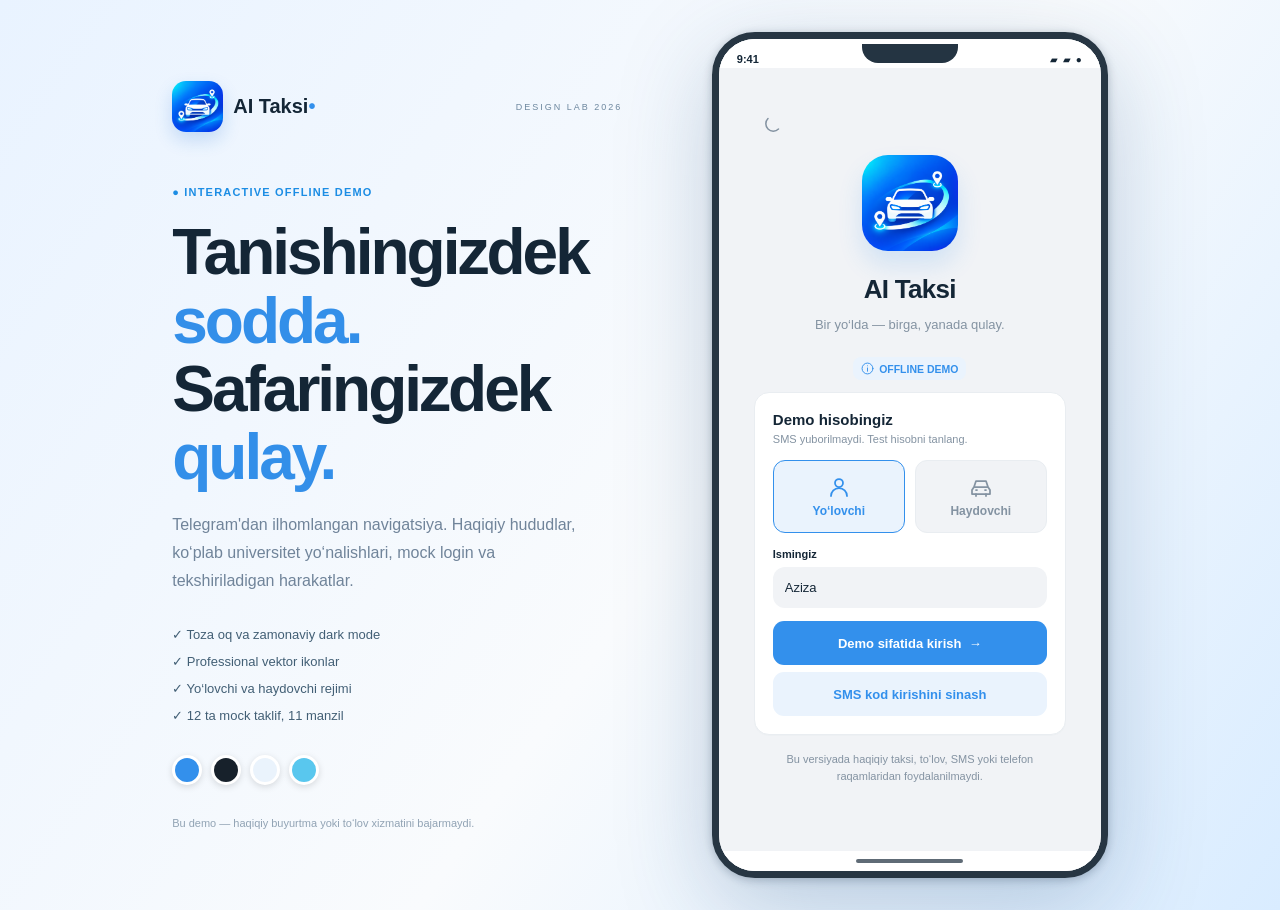
<file: preview/index.html>
<!doctype html>
<html lang="uz">
<head>
  <meta charset="utf-8" />
  <meta name="viewport" content="width=device-width, initial-scale=1,viewport-fit=cover" />
  <title>AI Taksi — Telegram-style Mobile Demo</title>
  <link rel="icon" type="image/png" href="assets/ai_taksi_icon_full.png" />
  <link rel="stylesheet" href="style.css" />
</head>
<body>
  <div class="studio">
    <aside class="desktop-intro">
      <div class="wordmark"><img src="assets/ai_taksi_icon_full.png" alt="AI Taksi icon"><strong>AI Taksi<span>•</span></strong><small>DESIGN LAB 2026</small></div>
      <div class="pill-blue">● INTERACTIVE OFFLINE DEMO</div>
      <h1>Tanishingizdek<br><span>sodda. </span><br>Safaringizdek<br><span>qulay.</span></h1>
      <p>Telegram'dan ilhomlangan navigatsiya. Haqiqiy hududlar, ko‘plab universitet yo‘nalishlari, mock login va tekshiriladigan harakatlar.</p>
      <div class="desktop-highlights"><div>✓ Toza oq va zamonaviy dark mode</div><div>✓ Professional vektor ikonlar</div><div>✓ Yo‘lovchi va haydovchi rejimi</div><div>✓ 12 ta mock taklif, 11 manzil</div></div>
      <div class="palette"><span style="background:#3390EC"></span><span style="background:#17212B"></span><span style="background:#EAF3FC"></span><span style="background:#59C7EE"></span></div>
      <div class="disclaimer">Bu demo — haqiqiy buyurtma yoki to‘lov xizmatini bajarmaydi.</div>
    </aside>
    <div class="phone" id="phone"><div id="app"></div></div>
  </div>
  <script src="app.js"></script>
</body>
</html>
</file>
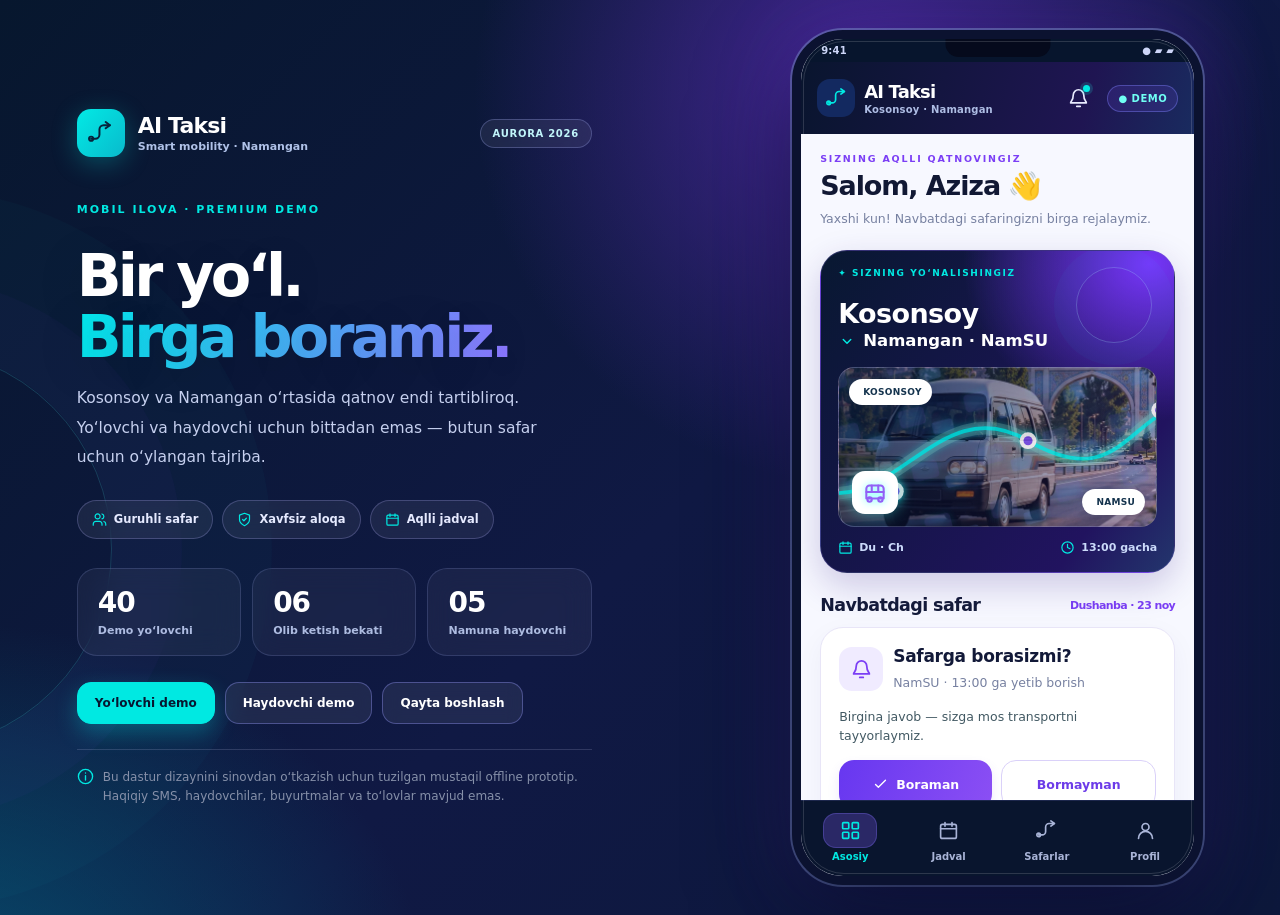
<file: preview/aurora_legacy.html>
<!DOCTYPE html>
<html lang="uz">
<head>
<meta charset="UTF-8">
<meta name="viewport" content="width=device-width, initial-scale=1, viewport-fit=cover">
<meta name="color-scheme" content="light">
<title>AI Taksi · Aurora Neon Design Studio</title>
<style>
:root{--ink:#102d36;--ink2:#36515a;--green:#087f73;--darkgreen:#055c57;--mint:#e5f5ef;--bg:#f5f7f6;--line:#e6ece9;--muted:#748a90;--gold:#f2ba69;--white:#fff;--shadow:0 12px 34px #092c2910}
*{box-sizing:border-box}html,body{margin:0;min-height:100%;color:var(--ink);font-family:Inter,-apple-system,BlinkMacSystemFont,"Segoe UI",Roboto,Arial,sans-serif;-webkit-font-smoothing:antialiased}body{background:radial-gradient(ellipse 500px 450px at 13% 20%,#dbf4ec 0,transparent 85%),radial-gradient(ellipse 610px 490px at 94% 10%,#fcefd7 0,transparent 80%),#eef1f0}button,input,select{font:inherit}button{cursor:pointer}button:disabled{cursor:not-allowed;opacity:.45}button:focus-visible,input:focus-visible,select:focus-visible{outline:3px solid #56b9a9;outline-offset:2px}button{transition:transform .13s ease,background .16s ease}button:active{transform:scale(.98)}
.layout{min-height:100vh;max-width:1240px;margin:auto;display:flex;align-items:center;justify-content:space-between;gap:65px;padding:26px 52px}.story{width:min(510px,45vw);flex:none}.brandline{display:flex;align-items:center;gap:13px}.logo{width:48px;height:48px;border-radius:15px;display:grid;place-items:center;background:var(--green);color:white;box-shadow:0 8px 20px #087f7333}.logo svg{width:25px;height:25px}.brandname{font-weight:900;font-size:22px;letter-spacing:-.9px}.brandcap{font-size:11px;color:var(--muted);font-weight:650;margin-top:2px}.edition{margin-left:auto;border:1px solid #c7dfd9;background:#ffffff9a;border-radius:100px;padding:8px 12px;color:var(--green);font-size:10px;font-weight:900;letter-spacing:.7px}.eyebrow{color:var(--green);font-size:11px;font-weight:900;letter-spacing:2px;text-transform:uppercase}.story h1{font-size:clamp(40px,4.4vw,68px);line-height:1.03;letter-spacing:-3.1px;font-weight:900;margin:24px 0 17px}.story h1 em{font-style:normal;color:var(--green)}.description{max-width:470px;color:#536d71;line-height:1.7;font-size:16px}.story .features{display:flex;gap:9px;flex-wrap:wrap;margin:27px 0 29px}.feature-pill{border:1px solid #cfe3de;background:#fffd;border-radius:999px;font-size:12px;color:#315956;padding:10px 12px;font-weight:800;display:inline-flex;gap:7px;align-items:center}.feature-pill svg{width:15px;height:15px;color:var(--green)}.story-metrics{display:grid;grid-template-columns:repeat(3,1fr);gap:11px}.story-metric{padding:17px 14px;border:1px solid #deebe7;border-radius:20px;background:#ffffffab}.story-metric strong{display:block;font-size:26px;letter-spacing:-1px;font-weight:900}.story-metric small{font-size:11px;color:var(--muted);font-weight:650}.note{display:flex;align-items:flex-start;gap:9px;margin-top:25px;padding-top:18px;border-top:1px solid #dce9e4;font-size:12px;color:#657a80;line-height:1.6}.note svg{width:17px;height:17px;flex:none;color:var(--green)}.story-links{margin-top:26px;display:flex;gap:10px;flex-wrap:wrap}.story-switch{border:1px solid #cbe0db;background:white;border-radius:14px;padding:11px 15px;font-size:12px;color:var(--green);font-weight:850}.story-switch.primary{background:var(--ink);border-color:var(--ink);color:white}
.phone-frame{width:407px;height:min(865px,95vh);min-height:680px;flex:none;border:9px solid #17313a;border-radius:49px;background:var(--bg);box-shadow:0 33px 100px #14333d38,0 0 0 2px #c6d6d2,0 9px 32px #122f3833;overflow:hidden;display:flex;flex-direction:column;position:relative}.phone-notch{height:23px;flex:none;position:relative;padding:6px 20px 0;display:flex;align-items:flex-start;justify-content:space-between;color:#24383e;font-size:10px;font-weight:850;letter-spacing:.2px}.phone-notch:before{content:'';position:absolute;top:0;left:50%;transform:translateX(-50%);width:105px;height:18px;background:#17313a;border-radius:0 0 13px 13px}.status-right{display:flex;gap:4px}.phone-top{height:69px;flex:none;display:flex;align-items:center;gap:9px;padding:9px 18px;border-bottom:1px solid #e6ebea44}.phone-top .logo{width:38px;height:38px;border-radius:13px;box-shadow:none}.phone-top .logo svg{width:21px}.phone-top .brandname{font-size:17px}.phone-top .brandcap{font-size:10px}.round-btn{width:39px;height:39px;border-radius:50%;border:none;display:grid;place-items:center;color:var(--ink);background:transparent;position:relative}.round-btn:hover{background:#e7eeeb}.round-btn svg{height:21px;width:21px}.dot{width:7px;height:7px;background:#e9a153;border-radius:50%;position:absolute;right:8px;top:6px}.demo-badge{border:0;background:#fff0cc;color:#96651c;border-radius:100px;padding:7px 9px;font-size:10px;font-weight:900;letter-spacing:.5px}.content{padding:15px 18px 29px;overflow-y:auto;scrollbar-width:thin;scrollbar-color:#c8dcd7 transparent;flex:1}.bottom{height:74px;flex:none;background:white;border-top:1px solid var(--line);display:grid;grid-template-columns:repeat(4,1fr);align-items:center;padding-bottom:3px}.bottom button{background:transparent;border:0;display:flex;flex-direction:column;align-items:center;justify-content:center;gap:5px;color:#819298;font-size:10px;font-weight:800;height:63px}.bottom button svg{width:21px;height:21px}.bottom button.active{color:var(--green)}.bottom button.active .nav-icon{background:var(--mint)}.nav-icon{width:54px;height:35px;border-radius:100px;display:grid;place-items:center}.back{background:none;border:none;padding:3px 8px 3px 0;display:inline-flex;color:var(--green);align-items:center;gap:6px;font-size:12px;font-weight:900}
.kicker{font-size:10px;letter-spacing:1.6px;color:var(--green);font-weight:900;text-transform:uppercase;margin-bottom:6px}.title{font-size:27px;font-weight:900;letter-spacing:-.95px;line-height:1.13;margin:0}.subtitle{font-size:12.5px;color:var(--muted);line-height:1.55;margin-top:7px}.section{display:flex;align-items:center;gap:8px;margin:21px 0 12px;font-weight:900;font-size:18px;letter-spacing:-.3px}.section .right{margin-left:auto;font-size:11px;font-weight:850;color:var(--green)}.card{background:white;border:1px solid var(--line);border-radius:23px;padding:18px;box-shadow:0 7px 19px #0d39350a}.card + .card{margin-top:10px}.darkhero{background:linear-gradient(125deg,#102d38 5%,#10534e 100%);border-radius:25px;padding:17px;color:white;overflow:hidden}.darkhero .kicker{color:#a7e0d0}.darkhero .routefrom{font-size:25px;font-weight:900;letter-spacing:-.6px;margin:16px 0 2px}.darkhero .routeto{font-size:17px;font-weight:800;display:flex;align-items:center;gap:7px;margin-bottom:16px}.darkhero .routeto svg{color:#80dbc6;height:18px;width:18px}.darkhero .routebottom{display:flex;align-items:center;justify-content:space-between;margin-top:12px;font-size:11px;color:#e2faf3;font-weight:750}.routebottom span{display:flex;align-items:center;gap:6px}.routebottom svg{width:15px;height:15px;color:#9edccd}.map{height:147px;border-radius:16px;position:relative;overflow:hidden;background:linear-gradient(135deg,#d9f3e7,#add9d2)}.map.dark{background:linear-gradient(135deg,#195b5a,#0e3c44)}.map > svg{width:100%;height:100%;display:block}.mapbadge{position:absolute;top:11px;left:10px;font-size:9px;font-weight:900;color:var(--green);background:white;border-radius:100px;padding:8px 10px;display:flex;align-items:center;gap:4px}.mapbadge.right{top:auto;left:auto;right:11px;bottom:11px}.minivan{position:absolute;bottom:12px;left:13px;height:43px;width:46px;display:grid;place-items:center;background:white;color:var(--green);box-shadow:0 5px 15px #11464133;border-radius:13px}.minivan svg{width:26px;height:26px}.pill{display:inline-flex;align-items:center;gap:5px;background:var(--mint);color:var(--green);border-radius:100px;padding:8px 10px;font-size:10px;font-weight:900;letter-spacing:.2px}.pill svg{height:13px;width:13px}.pill.gold{background:#fff0d0;color:#916117}.pill.white{background:#fff;color:var(--green)}.muted{color:var(--muted)}.bold{font-weight:900}.small{font-size:11px}.row{display:flex;align-items:center;gap:10px}.grow{flex:1;min-width:0}.iconbox{width:44px;height:44px;border-radius:14px;background:var(--mint);color:var(--green);display:grid;place-items:center;flex:none}.iconbox svg{height:21px;width:21px}.cardtitle{font-weight:900;font-size:17px;letter-spacing:-.3px}.btn-row{display:flex;gap:9px;margin-top:15px}.btn{border:0;border-radius:15px;min-height:49px;background:var(--green);color:white;font-weight:850;font-size:12.5px;padding:12px 16px;flex:1;display:inline-flex;align-items:center;gap:7px;justify-content:center}.btn svg{width:17px;height:17px}.btn.outline{background:white;border:1px solid #c6ded6;color:var(--green)}.btn.ghost{background:var(--mint);color:var(--green)}.btn.full{width:100%;margin-top:14px}.btn.link{background:none;color:var(--green);padding:10px;min-height:36px}.mini-grid{display:grid;grid-template-columns:1fr 1fr;gap:9px}.minicard{background:white;border:1px solid var(--line);border-radius:20px;padding:15px;min-height:132px}.minicard strong{font-weight:900;font-size:14px;display:block;margin-top:12px}.minicard p{font-size:11px;color:var(--muted);margin:5px 0 0}.disclaimer{display:flex;align-items:flex-start;gap:7px;color:#819398;font-size:10px;line-height:1.5;margin-top:19px}.disclaimer svg{width:15px;height:15px;flex:none}.notice{background:#ecf7f2;border-radius:16px;color:#315951;line-height:1.5;font-size:11px;padding:13px;display:flex;gap:9px}.notice svg{width:20px;height:20px;flex:none;color:var(--green)}.line{display:flex;align-items:center;gap:12px;padding:10px 0}.line + .line{border-top:1px solid var(--line)}.line .lefticon{width:39px;height:39px;border-radius:12px;display:grid;place-items:center;background:var(--mint);color:var(--green);font-size:12px;font-weight:900}.line .lefticon svg{width:18px;height:18px}.line b{font-size:12.5px}.line small{display:block;color:var(--muted);font-size:11px;margin-top:3px}.line .trailing{font-size:12px;font-weight:850}.detail{display:flex;align-items:center;gap:9px;padding:10px 0;font-size:12px}.detail svg{height:17px;width:17px;color:var(--green)}.detail .label{color:var(--muted);flex:1}.detail .value{font-weight:850}.divider{border:0;border-top:1px solid var(--line);margin:16px 0}.price-large{font-size:23px;font-weight:900;color:var(--green);letter-spacing:-.7px}.stars{display:flex;justify-content:center;gap:6px;margin:14px 0}.stars button{border:0;background:transparent;color:#cad1d0;font-size:32px;padding:0 3px;line-height:1.2}.stars button.on{color:#efb55c}.field{width:100%;min-height:48px;border:1px solid #e0eae7;background:#fff;border-radius:15px;padding:12px 13px;color:var(--ink);font-size:13px}.field:focus{outline:2px solid #b2ddd3;border-color:var(--green)}.fieldlabel{display:block;font-size:12px;font-weight:850;margin:18px 0 9px}.days{display:flex;gap:6px;flex-wrap:wrap}.day{border-radius:12px;border:1px solid #dbe8e4;background:#f8faf9;color:var(--ink);font-weight:850;width:39px;height:40px;font-size:12px}.day.selected{border-color:var(--green);background:var(--mint);color:var(--green)}.two-choices{display:flex;gap:9px}.two-choices button{flex:1;min-height:46px;padding:8px;border-radius:13px;border:1px solid #dde8e4;background:white;color:var(--ink);font-size:12px;font-weight:800}.two-choices .selected{border-color:var(--green);background:var(--mint);color:var(--green)}.metric-row{display:grid;grid-template-columns:1fr 1fr;gap:10px}.metric{border:1px solid var(--line);border-radius:20px;background:white;padding:15px}.metric strong{display:block;font-size:23px;font-weight:900;margin:10px 0 3px}.metric small{font-size:11px;color:var(--muted)}.metric .iconbox{width:35px;height:35px;border-radius:11px}.metric .iconbox svg{width:18px;height:18px}.earning{color:white;background:linear-gradient(125deg,#102e39,#126158);border-radius:24px;padding:20px}.earning .eyebrow{color:#b5e1d7}.earning .money{font-size:30px;font-weight:900;letter-spacing:-1px;margin:12px 0 8px}.earning .growth{background:#2a7168;color:#c8fff2;font-size:10px;font-weight:850;padding:7px 9px;border-radius:20px}.earning .bars{height:70px;display:flex;align-items:flex-end;gap:11px;margin-top:21px;justify-content:space-between}.earning .barwrap{display:flex;align-items:center;flex-direction:column;flex:1;gap:6px}.earning .bar{width:100%;border-radius:6px 6px 3px 3px;background:#5caa9d;max-width:34px}.earning .barwrap:nth-child(6) .bar{background:var(--gold)}.earning .barwrap small{font-size:9px;color:#d5e9e5}.offercard h3{font-size:18px;letter-spacing:-.4px;margin:15px 0 5px}.facts{display:grid;grid-template-columns:repeat(3,1fr);gap:6px;margin:15px 0}.fact svg{width:18px;height:18px;color:var(--green)}.fact strong{font-size:17px;display:block;margin-top:6px}.fact small{font-size:10px;color:var(--muted)}.countdown{display:flex;gap:4px;align-items:center;font-weight:900;color:var(--green);font-size:16px}.countdown.urgent{color:#ca7633}.pickup-point{display:flex;gap:12px;align-items:center;padding:11px 0;border-bottom:1px solid var(--line)}.pickup-point:last-child{border:0}.pickup-index{width:38px;height:38px;border-radius:14px;background:var(--mint);color:var(--green);display:grid;place-items:center;font-size:12px;font-weight:900}.pickup-index.done{background:var(--green);color:white}.pickup-point strong{font-size:12px}.pickup-point small{font-size:11px;color:var(--muted);display:block;margin-top:4px}.pickup-point .tick{border:1.5px solid #c6dad5;width:21px;height:21px;border-radius:50%;display:grid;place-items:center;color:white;font-size:12px}.pickup-point .tick.done{background:var(--green);border-color:var(--green)}.price-row{display:flex;align-items:center;gap:11px}.price-row button{border:none;background:var(--mint);color:var(--green);width:35px;height:35px;border-radius:11px;display:grid;place-items:center}.price-row button svg{width:17px;height:17px}.price-row strong{font-size:13px}.price-row small{display:block;font-size:11px;color:var(--muted);margin:3px 0}.price-row .price{font-weight:900;font-size:15px;color:var(--green)}.profile-avatar{width:62px;height:62px;border-radius:20px;background:var(--mint);color:var(--green);display:grid;place-items:center}.profile-avatar svg{width:32px;height:32px}.role-option{width:100%;display:flex;gap:11px;align-items:center;text-align:left;padding:12px 3px;background:none;border:0}.role-option + .role-option{border-top:1px solid var(--line)}.role-option b{font-size:13px}.role-option small{color:var(--muted);font-size:11px;display:block;margin-top:4px}.role-option .check{margin-left:auto;color:var(--green)}.chatbox{display:flex;flex-direction:column;gap:11px;min-height:190px}.bubble{max-width:85%;border-radius:16px;padding:12px 13px;border:1px solid var(--line);background:white;align-self:flex-start}.bubble.mine{align-self:flex-end;background:var(--green);color:white;border-color:var(--green)}.bubble strong{font-size:10px;color:var(--green)}.bubble.mine strong{color:#b8e9db}.bubble p{font-size:12px;line-height:1.5;margin:6px 0}.bubble time{font-size:9px;display:block;text-align:right;opacity:.7}.chat-input{display:flex;gap:8px;margin-top:15px}.chat-input .field{flex:1;min-width:0}.chat-input .btn{flex:0 0 auto;padding:10px;min-width:47px}.toast{position:absolute;bottom:88px;left:18px;right:18px;background:#111a42;color:white;padding:14px;border-radius:14px;font-size:12px;box-shadow:0 13px 24px #0c2e2d30;z-index:10}.hidden{display:none!important}
@media(max-width:900px){.layout{padding:15px;gap:27px}.story{width:39vw}.story h1{font-size:45px;letter-spacing:-1.8px}.story-metrics{display:none}.phone-frame{width:395px}}
@media(max-width:700px){body{background:var(--bg)}.layout{padding:0;display:block}.story{display:none}.phone-frame{border:0;border-radius:0;width:100%;height:100dvh;min-height:550px;box-shadow:none}.phone-notch{display:none}.phone-top{padding-top:10px}.content{padding:17px 20px 30px}.bottom{padding-bottom:env(safe-area-inset-bottom);height:calc(74px + env(safe-area-inset-bottom))}}
@media(max-height:780px) and (min-width:701px){.phone-frame{height:97vh;min-height:640px}}
@media(prefers-reduced-motion:reduce){button{transition:none}}

/* AI TAKSI / AURORA — adapted from the purple-cyan 12-slide pitch identity. */
:root{--ink:#111938;--ink2:#36426a;--green:#753ff1;--darkgreen:#4324b4;--mint:#f0ebff;--bg:#f7f8ff;--line:#e5e5f5;--muted:#7781a1;--gold:#f4c36d;--white:#fff;--cyan:#00e9e2;--violet:#7b3ef5;--navy:#07152d;--indigo:#162a60;--shadow:0 16px 38px #1c236019}
html,body{color:var(--ink);font-family:Inter,ui-sans-serif,system-ui,-apple-system,'Segoe UI',sans-serif}
body{background:radial-gradient(circle 550px at 68% 10%,#462898 0,transparent 72%),radial-gradient(ellipse 600px 480px at -4% 110%,#026a89a1 0,transparent 80%),linear-gradient(135deg,#07172e 0%,#101944 54%,#0d183c 100%)}
.layout{max-width:1350px;gap:clamp(40px,6vw,105px);padding:30px clamp(35px,6vw,85px);position:relative}
.layout:before{content:'';position:absolute;z-index:-1;width:400px;height:400px;border:1px solid #55efff2c;border-radius:50%;left:-290px;top:38% ;box-shadow:0 0 0 70px #8446ec08,0 0 0 160px #11e4ec05}
.story{width:min(515px,47vw);color:#fff}
.story .brandname,.story h1,.story h1 em{color:#fff}
.logo{background:linear-gradient(130deg,#02eae5,#09bacc);box-shadow:0 6px 26px #00f5ed41;color:#07233b;border-radius:14px}
.brandname{letter-spacing:-.85px}
.story .brandcap{color:#b0c2e8}
.edition{background:#fff1;border:1px solid #8b94d45c;color:#c1f5fa;backdrop-filter:blur(10px)}
.eyebrow,.kicker{color:var(--violet)}
.story .eyebrow{color:var(--cyan)}
.story h1{font-size:clamp(42px,4.6vw,73px);letter-spacing:-3.8px;margin-top:30px;text-shadow:0 10px 50px #0002}
.story h1 em{background:linear-gradient(105deg,#00e9ec,#8d75ff);-webkit-background-clip:text;background-clip:text;color:transparent}
.description{color:#c6d0ef;font-size:15.5px;line-height:1.9}
.feature-pill{background:#ffffff10;color:#e6eaff;border:1px solid #a6a3e947;padding:11px 14px;backdrop-filter:blur(12px);font-size:11.5px}
.feature-pill svg{color:var(--cyan)}
.story-metric{background:#ffffff0c;border:1px solid #a9b4fa2c;border-radius:20px;padding:17px 20px;backdrop-filter:blur(14px)}
.story-metric strong{color:#fff;font-size:28px}
.story-metric small{color:#aebce1}
.note{border-color:#d9d8ff29;color:#adbbdf}
.note svg{color:var(--cyan)}
.story-switch{background:#ffffff12;border-color:#7e82d87a;color:#fff;backdrop-filter:blur(8px);padding:13px 17px}
.story-switch.primary{background:var(--cyan);border-color:var(--cyan);color:#071630;box-shadow:0 9px 22px #00e2e949}
.story-switch:hover{background:#7553da;color:#fff}
.phone-frame{width:411px;height:min(888px,95vh);min-height:680px;border:9px solid #0b1230;border-radius:51px;background:var(--bg);box-shadow:0 38px 95px #02081d9c,0 0 0 2px #8294d58c,0 0 80px #7d39f03d;position:relative}
.phone-frame:after{content:'';position:absolute;inset:2px;border:1px solid #ffffff25;border-radius:41px;pointer-events:none}
.phone-notch{color:#cdd6f8;background:var(--navy)}
.phone-notch:before{background:#050a1c}
.phone-top{height:72px;background:linear-gradient(105deg,#09152e,#1f1552 72%,#192b5f);border:0;color:white;padding:10px 16px}
.phone-top .logo{background:#132960;color:var(--cyan)}
.phone-top .brandname{color:white;font-size:18px}
.phone-top .brandcap{color:#aebde4;letter-spacing:.2px}
.round-btn{color:#e8eafe}.round-btn:hover{background:#ffffff23}
.dot{background:var(--cyan);box-shadow:0 0 0 3px #24ddd72f}
.demo-badge{background:#6145cb35;border:1px solid #7f85ff66;color:#70fff4;padding:7px 10px}
.content{padding:19px 19px 30px;scrollbar-color:#b4b3eb transparent}
.bottom{background:#09152e;border-top:1px solid #6569ba38;height:76px}
.bottom button{color:#a9b4d7;gap:3px;font-size:10px}
.bottom button.active{color:var(--cyan)}
.bottom button.active .nav-icon{background:#2a2866;box-shadow:inset 0 0 0 1px #7d6ef055}
.bottom button:not(.active):hover{color:white}
.nav-icon{border-radius:13px}
.kicker{color:var(--violet);font-size:9.5px;letter-spacing:1.8px}
.title{font-size:27px;line-height:1.18;letter-spacing:-1.1px;color:#111834}
.subtitle{color:var(--muted);line-height:1.55}
.section{margin-top:22px;font-size:17.5px;color:#141b39;letter-spacing:-.6px}
.section .right{color:var(--violet)}
.card,.minicard,.metric{border:1px solid #e8e5f7;box-shadow:0 9px 28px #2326610c;background:#fff;border-radius:23px}
.darkhero{background:radial-gradient(ellipse 190px 160px at 93% 4%,#7636fa 0,transparent 98%),linear-gradient(126deg,#081831,#21135f 80%,#23366d);border:1px solid #7567c754;box-shadow:0 13px 35px #38218338;border-radius:27px;padding:17px;position:relative}
.darkhero:before{content:'';position:absolute;top:16px;right:22px;width:74px;height:74px;border-radius:50%;border:1px solid #9df5ff3d;box-shadow:0 0 0 22px #03ede908;pointer-events:none}
.darkhero .eyebrow{color:var(--cyan);position:relative;z-index:1;letter-spacing:1.6px;font-size:9px}
.darkhero .routefrom{font-size:27px;margin-top:20px}
.darkhero .routeto{font-size:16.5px;margin-bottom:17px}
.darkhero .routeto svg{color:var(--cyan)}
.darkhero .routebottom{color:#cbdafa;font-size:11px;margin-top:13px}
.darkhero .routebottom svg{color:var(--cyan)}
.map{background:linear-gradient(126deg,#f2edff,#d9dcfb,#c4d9f2);border:1px solid #dbd5f5}
.map.dark{height:160px;background:linear-gradient(95deg,#09152d99,#32207855),url('[data-uri]') 63% center/cover;border:1px solid #9fa2ef4b}
.map.dark:before{content:'';position:absolute;inset:0;background:linear-gradient(90deg,#0a123b50 0%,transparent 75%);pointer-events:none}
.map.dark svg{position:relative;filter:drop-shadow(0 0 4px #00fff9b9);opacity:.82}
.mapbadge{color:#14334d;background:#fff;box-shadow:0 4px 15px #10254b37;letter-spacing:.3px}
.mapbadge svg{color:var(--violet)}
.minivan{color:var(--violet);box-shadow:0 0 15px #41fbef72}
.pill{background:#efecff;color:#6342e0}
.pill.gold{background:#fff1d3;color:#875515}
.iconbox,.line .lefticon{color:var(--violet);background:#f0ebff;border-radius:13px}
.iconbox svg{stroke-width:2}
.cardtitle{color:#121938}
.btn{background:linear-gradient(110deg,#6737f0,#8b4ff4);color:white;border-radius:15px;box-shadow:0 6px 12px #7442ea20;min-height:49px}
.btn:hover{background:linear-gradient(110deg,#552ddb,#7445ec)}
.btn.outline{color:#6c3be8;border:1px solid #dad1f9;background:#fff;box-shadow:none}
.btn.ghost{background:#efebff;color:#6244d3;box-shadow:none}
.btn.link{color:#6841df;background:none;box-shadow:none}
.btn:focus-visible{outline-color:var(--cyan)}
.back{color:var(--violet)}
.note,.disclaimer{color:#8690a9}
.notice{background:#eeefff;color:#3c4570}.notice svg{color:var(--violet)}
.earning{background:radial-gradient(ellipse 190px 180px at 98% 0%,#9348ff 0,transparent 80%),linear-gradient(127deg,#061932,#261362,#1d326c);border:1px solid #8d72e84f;box-shadow:0 14px 32px #3a238436;border-radius:26px}
.earning .eyebrow{color:#78fff1}
.earning .money{color:#fff;letter-spacing:-1.2px}
.earning .growth{background:#5541bd85;color:#adfff6}
.bar{background:linear-gradient(180deg,#9965f6,#6457bd)}
.barwrap:nth-child(6) .bar{background:linear-gradient(180deg,#03fff3,#09bccc);box-shadow:0 0 15px #00eee68a}
.price-large,.price-row .price{color:var(--violet)}
.metric-row .metric strong{color:var(--ink)}
.bubble.mine{background:linear-gradient(135deg,#7145ef,#8a53ee);color:#fff}
.bubble:not(.mine){border:1px solid #e5e2f7}
.profile-avatar{background:linear-gradient(135deg,#7c42f3,#4230a8);color:#fff}
.field:focus{border-color:#7745f0;outline:2px solid #d2c2ff}
::selection{background:#795af6;color:white}
@media(max-width:900px){.layout{gap:26px}.story{width:41vw}.story h1{font-size:45px}.phone-frame{width:395px}}
@media(max-width:700px){body{background:var(--bg)}.layout{padding:0;display:block}.phone-frame{width:100%;height:100dvh;min-height:550px;border:0;border-radius:0;box-shadow:none}.phone-frame:after{display:none}.phone-notch{display:none}.content{padding:17px 18px 28px}.bottom{height:calc(76px + env(safe-area-inset-bottom));padding-bottom:env(safe-area-inset-bottom)}}

</style>
</head>
<body>
<div class="layout">
<aside class="story">
  <div class="brandline"><div class="logo" id="sidelogo"></div><div><div class="brandname">AI Taksi</div><div class="brandcap">Smart mobility · Namangan</div></div><span class="edition">AURORA 2026</span></div>
  <div style="margin-top:46px" class="eyebrow">Mobil ilova · Premium demo</div>
  <h1>Bir yo‘l.<br><em>Birga boramiz.</em></h1>
  <p class="description">Kosonsoy va Namangan o‘rtasida qatnov endi tartibliroq. Yo‘lovchi va haydovchi uchun bittadan emas — butun safar uchun o‘ylangan tajriba.</p>
  <div class="features"><span class="feature-pill" id="featureOne"></span><span class="feature-pill" id="featureTwo"></span><span class="feature-pill" id="featureThree"></span></div>
  <div class="story-metrics"><div class="story-metric"><strong>40</strong><small>Demo yo‘lovchi</small></div><div class="story-metric"><strong>06</strong><small>Olib ketish bekati</small></div><div class="story-metric"><strong>05</strong><small>Namuna haydovchi</small></div></div>
  <div class="story-links"><button class="story-switch primary" onclick="chooseRole('rider')">Yo‘lovchi demo</button><button class="story-switch" onclick="chooseRole('driver')">Haydovchi demo</button><button class="story-switch" onclick="resetDemo()">Qayta boshlash</button></div>
  <div class="note" id="sideNote"></div>
</aside>
<div class="phone-frame" role="application" aria-label="AI Taksi mobil ilova interaktiv namoyishi">
  <div class="phone-notch"><span>9:41</span><span class="status-right">● ▰ ▰</span></div>
  <header class="phone-top"><div class="logo" id="phonelogo"></div><div><div class="brandname">AI Taksi</div><div class="brandcap">Kosonsoy · Namangan</div></div><div style="flex:1"></div><button class="round-btn" aria-label="Bildirishnomalar" onclick="openPanel('notifications')" id="bellBtn"></button><span class="demo-badge">● DEMO</span></header>
  <main class="content" id="screen"></main>
  <nav class="bottom" id="nav" aria-label="Ilova bo‘limlari"></nav>
  <div class="toast hidden" id="toast" role="status"></div>
</div>
</div>
<script>
const paths = {
  route:'<path d="M3 17h4a4 4 0 0 0 4-4V8a4 4 0 0 1 4-4h6"/><path d="m17 1 4 3-4 3"/><circle cx="3" cy="17" r="2"/>',
  grid:'<rect x="3" y="3" width="7" height="7" rx="1"/><rect x="14" y="3" width="7" height="7" rx="1"/><rect x="3" y="14" width="7" height="7" rx="1"/><rect x="14" y="14" width="7" height="7" rx="1"/>',
  calendar:'<rect x="3" y="5" width="18" height="16" rx="2"/><path d="M16 3v4M8 3v4M3 10h18"/>',
  car:'<path d="m5 17-1 2v2h2v-2h12v2h2v-2l-1-2"/><path d="M5 17H4a2 2 0 0 1-2-2v-3l3-7a2 2 0 0 1 2-1h10a2 2 0 0 1 2 1l3 7v3a2 2 0 0 1-2 2H5Z"/><path d="M2 12h20"/><circle cx="7" cy="15" r="1"/><circle cx="17" cy="15" r="1"/>',
  van:'<path d="M4 17h16V8a3 3 0 0 0-3-3H7a3 3 0 0 0-3 3v9Z"/><path d="M4 11h16M9 5v6M15 5v6"/><circle cx="7" cy="18" r="2"/><circle cx="17" cy="18" r="2"/>',
  user:'<circle cx="12" cy="8" r="4"/><path d="M4 21a8 8 0 0 1 16 0"/>',
  bell:'<path d="M18 8a6 6 0 0 0-12 0c0 7-3 7-3 9h18c0-2-3-2-3-9"/><path d="M10 21h4"/>',
  arrow:'<path d="M5 12h14m-7-7 7 7-7 7"/>',
  back:'<path d="M19 12H5m7 7-7-7 7-7"/>',
  check:'<path d="m5 12 4 4L19 6"/>',
  time:'<circle cx="12" cy="12" r="9"/><path d="M12 7v5l4 2"/>',
  pin:'<path d="M20 10c0 5-8 12-8 12S4 15 4 10a8 8 0 1 1 16 0Z"/><circle cx="12" cy="10" r="2.5"/>',
  shield:'<path d="M12 22s8-4 8-10V5l-8-3-8 3v7c0 6 8 10 8 10Z"/><path d="m9 12 2 2 4-4"/>',
  users:'<path d="M16 21v-2a4 4 0 0 0-4-4H6a4 4 0 0 0-4 4v2"/><circle cx="9" cy="7" r="4"/><path d="M22 21v-2a4 4 0 0 0-3-3.87M16 3.13a4 4 0 0 1 0 7.75"/>',
  star:'<path d="m12 2 3.1 6.5 7.2 1-5.2 5 .9 7.2-6-3.5-6 3.5.9-7.2-5.2-5 7.2-1L12 2Z"/>',
  edit:'<path d="m4 20 4-.7L20 7.5 16.5 4 4.7 16 4 20Z"/><path d="m14.5 6 3.5 3.5"/>',
  chat:'<path d="M21 11.5a8 8 0 0 1-8 8 9 9 0 0 1-4-.9L3 21l2.4-6A9 9 0 0 1 4.5 11 8.5 8.5 0 0 1 13 3a8 8 0 0 1 8 8.5Z"/>',
  send:'<path d="m22 2-7 20-4-9-9-4 20-7Z"/><path d="M22 2 11 13"/>',
  coin:'<circle cx="12" cy="12" r="9"/><path d="M8 12h8M12 8v8"/>',
  trending:'<path d="m3 17 6-6 4 4 8-8"/><path d="M16 7h5v5"/>',
  reset:'<path d="M3 12a9 9 0 1 0 3-7"/><path d="M3 3v6h6"/>',
  lock:'<rect x="5" y="10" width="14" height="12" rx="2"/><path d="M8 10V7a4 4 0 1 1 8 0v3"/>',
  wifi:'<path d="M2 8a16 16 0 0 1 20 0M5 12a11 11 0 0 1 14 0M9 16a5 5 0 0 1 6 0"/><circle cx="12" cy="20" r="1"/>',
  sparkle:'<path d="m12 3 2.3 6.7L21 12l-6.7 2.3L12 21l-2.3-6.7L3 12l6.7-2.3L12 3Z"/>',
  down:'<path d="m7 10 5 5 5-5"/>',
  phoneoff:'<path d="M3 3 21 21"/><path d="M7 4c-1-1-3-1-4 1a16 16 0 0 0 16 16c2-1 2-3 1-4l-3-3-3 2a12 12 0 0 1-6-6l2-3-3-3Z"/>',
  info:'<circle cx="12" cy="12" r="10"/><path d="M12 11v6m0-10h.01"/>',
  direction:'<path d="M7 7h14m-4-4 4 4-4 4M17 17H3m4-4-4 4 4 4"/>',
  school:'<path d="m2 10 10-7 10 7-10 7-10-7Z"/><path d="M6 13v6c4 3 8 3 12 0v-6M22 10v8"/>',
  close:'<path d="M18 6 6 18M6 6l12 12"/>',
  more:'<circle cx="5" cy="12" r="1"/><circle cx="12" cy="12" r="1"/><circle cx="19" cy="12" r="1"/>'
};
const icon=(name,cl='')=>`<svg class="${cl}" xmlns="http://www.w3.org/2000/svg" viewBox="0 0 24 24" fill="none" stroke="currentColor" stroke-width="1.9" stroke-linecap="round" stroke-linejoin="round" aria-hidden="true">${paths[name]||paths.info}</svg>`;
const esc=(text)=>String(text).replace(/[&<>"']/g,c=>({'&':'&amp;','<':'&lt;','>':'&gt;','"':'&quot;',"'":'&#39;'}[c]));
const money=(n)=>Number(n).toLocaleString('ru-RU').replace(/\u00a0/g,' ')+' so‘m';
const stops=['Kosonsoy markazi','Kosonsoy bozori','Kosonsoy janub','Yo‘l bo‘yi 1','Yo‘l bo‘yi 2','Namangan kirish'];
const dayLabels=['Du','Se','Ch','Pa','Ju','Sh','Ya'];
const initial=()=>({role:'rider',tab:'home',overlay:null,ride:'question',days:[0,2],pickup:stops[0],time:'13:00',direction:'Kosonsoy → NamSU',rating:0,prices:{3:30000,7:25000,8:20000},decisions:{101:'waiting',102:'waiting'},pickups:[],messages:[{from:'Sherzod',text:'Assalomu alaykum! Bekatga yaqinlashyapman.',time:'10:31'},{from:'Aziza',text:'Rahmat, belgilangan joydaman.',time:'10:32'}],read:false,editing:null,selectedOffer:101,deadlines:{101:Date.now()+5*60*1000,102:Date.now()+8*60*1000}});
let S=initial();let toastTimer;
const screen=()=>document.getElementById('screen');
const pill=(t,ico='check',extra='')=>`<span class="pill ${extra}">${icon(ico)}${esc(t)}</span>`;
const heading=(k,t,sub)=>`<div class="kicker">${esc(k)}</div><h2 class="title">${esc(t)}</h2><div class="subtitle">${esc(sub)}</div>`;
const section=(title,extra='',fn='')=>`<div class="section">${esc(title)}${extra?`<span class="right" ${fn?`onclick="${fn}" style="cursor:pointer"`:''}>${esc(extra)}</span>`:''}</div>`;
const card=(html,extra='')=>`<div class="card ${extra}">${html}</div>`;
const disclaimer=()=>`<div class="disclaimer">${icon('sparkle')}<span>Offline demo · Barcha ma’lumotlar namunaviy. Haqiqiy haydovchi, to‘lov yoki xabar yuborilmaydi.</span></div>`;
const line=(ic,title,desc,extra='')=>`<div class="line"><div class="lefticon">${ic in paths ? icon(ic) : esc(ic)}</div><div class="grow"><b>${esc(title)}</b><small>${esc(desc)}</small></div>${extra?`<div class="trailing">${extra}</div>`:''}</div>`;
const detail=(ic,key,val)=>`<div class="detail">${icon(ic)}<span class="label">${esc(key)}</span><span class="value">${esc(val)}</span></div>`;
function mapWidget(dark=false){const bg=dark?'dark':'';return `<div class="map ${bg}"><svg viewBox="0 0 360 150" preserveAspectRatio="xMidYMid slice"><defs><pattern id="tile-${bg}" width="64" height="52" patternUnits="userSpaceOnUse" patternTransform="rotate(-14)"><rect x="8" y="9" width="25" height="17" rx="4" fill="${dark?'#7652bf':'#aaa5db'}" opacity=".19"/><rect x="37" y="27" width="20" height="12" rx="3" fill="${dark?'#6b83de':'#fff'}" opacity=".24"/></pattern></defs><rect width="360" height="150" fill="url(#tile-${bg})"/><path d="M-10 108 C 77 158 119 16 209 69 S 305 36 370 32" stroke="${dark?'#8ac7c0':'#ffffff'}" stroke-width="12" fill="none" stroke-linecap="round" opacity="${dark?'.33':'.9'}"/><path d="M-10 108 C 77 158 119 16 209 69 S 305 36 370 32" stroke="${dark?'#00eee9':'#7347ed'}" stroke-width="3.5" fill="none" stroke-linecap="round"/><circle cx="82" cy="117" r="9" fill="white"/><circle cx="82" cy="117" r="5" fill="#7546ed"/><circle cx="209" cy="69" r="8" fill="white"/><circle cx="209" cy="69" r="4.3" fill="#7546ed"/><circle cx="334" cy="40" r="8" fill="white"/><circle cx="334" cy="40" r="4.3" fill="#7546ed"/></svg><div class="mapbadge">${icon('pin')} KOSONSOY</div><div class="mapbadge right">${icon('pin')} NAMSU</div><div class="minivan">${icon('van')}</div></div>`}
function toast(text){const e=document.getElementById('toast');e.textContent=text;e.classList.remove('hidden');clearTimeout(toastTimer);toastTimer=setTimeout(()=>e.classList.add('hidden'),3100)}
function chooseRole(role){S.role=role;S.tab='home';S.overlay=null;render()}
function tab(name){S.tab=name;S.overlay=null;render()}
function openPanel(panel){S.overlay=panel;if(panel==='notifications')S.read=true;render()}
function closePanel(){S.overlay=null;render()}
function resetDemo(){S=initial();render();toast('Demo boshlang‘ich holatiga qaytdi')}
function setRide(value){S.ride=value;render();toast(({offered:'Sizga mos safar topildi',skipped:'Bu qatnov o‘tkazib yuborildi',booked:'Joyingiz tasdiqlandi',riding:'Demo safar boshlandi',completed:'Safar yakunlandi'})[value]||'Demo yangilandi')}
function setRating(stars){S.rating=stars;render(false);toast('Baho demo xotirasiga saqlandi')}
function setDay(i){S.days=S.days.includes(i)?S.days.filter(d=>d!==i):[...S.days,i].sort();render(false)}
function saveSchedule(){const value=document.getElementById('arriveTime')?.value||S.time;const pickup=document.getElementById('pickupSelect')?.value||S.pickup;const direction=document.getElementById('dirSelect')?.value||S.direction;if(S.days.length<1)return toast('Kamida bitta kunni tanlang');if(!/^\d\d:\d\d$/.test(value))return toast('Vaqtni to‘g‘ri kiriting');S.time=value;S.pickup=pickup;S.direction=direction;render(false);toast('Haftalik jadval demo xotirasida saqlandi')}
function decision(id,accepted){if(S.decisions[id]!=='waiting')return;if(Date.now()>S.deadlines[id])return toast('Taklif muddati tugadi');S.decisions[id]=accepted?'accepted':'declined';S.selectedOffer=id;render();toast(accepted?'Taklif qabul qilindi':'Taklif rad etildi')}
function priceBand(count){return S.prices[count<=3?3:count<=7?7:8]}
function editPrice(tier){S.editing=tier;render(false);setTimeout(()=>document.getElementById('priceInput')?.focus(),0)}
function savePrice(tier){const value=Number(document.getElementById('priceInput')?.value);if(!Number.isInteger(value)||value<1000||value>500000)return toast('Narx 1 000–500 000 orasida bo‘lsin');S.prices[tier]=value;S.editing=null;render(false);toast('Demo narx yangilandi')}
function openPickup(id){S.selectedOffer=id;S.overlay='pickups';render()}
function togglePickup(i){if(S.pickups.includes(i))S.pickups=S.pickups.filter(x=>x!==i);else S.pickups=[...S.pickups,i];render(false)}
function canChat(){return ['booked','riding','completed'].includes(S.ride)||Object.values(S.decisions).includes('accepted')}
function sendMessage(){const el=document.getElementById('chatInput');if(!el)return;const value=el.value.trim();if(!canChat())return toast('Chat faqat tasdiqlangan safarda ochiladi');const phone=/(?:\+?998[\s().-]*)?(?:\d[\s().-]*){9}/.test(value),handle=/(^|\W)@[A-Za-z][A-Za-z\d_]{4,31}\b/.test(value),link=/(https?:\/\/|t\.me\/|telegram\.me\/)/i.test(value);if(!value||phone||handle||link)return toast('Telefon, @username va havolalar yuborilmaydi');if(value.length>400)return toast('Xabar 400 belgidan oshmasin');S.messages.push({from:'Siz',text:value,time:'10:35'});render(false);const box=screen();box.scrollTop=box.scrollHeight}
const noteSafety=()=>`<div class="notice">${icon('info')}<span>Telefon raqami, @username va havolalar yuborilmaydi. Real tizimda chat faqat safardan 1 soat oldin va 1 soat keyingacha ochiladi.</span></div>`;
function riderHome(){let prompt;if(S.ride==='question')prompt=`<p class="subtitle" style="margin:14px 0 4px;color:#425963">Birgina javob — sizga mos transportni tayyorlaymiz.</p><div class="btn-row"><button class="btn" onclick="setRide('offered')">${icon('check')} Boraman</button><button class="btn outline" onclick="setRide('skipped')">Bormayman</button></div><button class="btn link full" onclick="tab('schedule')">${icon('edit')} Vaqtni o‘zgartirish</button>`;else if(S.ride==='skipped')prompt=`<p class="subtitle">Bu qatnov o‘tkazib yuborildi. Xohlasangiz demoni qayta davom ettiring.</p><button class="btn full" onclick="setRide('offered')">Qayta rejalashtirish</button>`;else prompt=`${pill(S.ride==='offered'?'MOS SAFAR TOPILDI':S.ride==='completed'?'SAFAR YAKUNLANDI':'SAFAR REJALASHTIRILDI','check')}<button class="btn full" onclick="tab('trips')">${icon('arrow')} Safar tafsilotlarini ko‘rish</button>`;return `${heading('SIZNING AQLLI QATNOVINGIZ','Salom, Aziza 👋','Yaxshi kun! Navbatdagi safaringizni birga rejalaymiz.')}<div class="darkhero" style="margin-top:22px"><div class="eyebrow">✦ SIZNING YO‘NALISHINGIZ</div><div class="routefrom">Kosonsoy</div><div class="routeto">${icon('down')} Namangan · NamSU</div>${mapWidget(true)}<div class="routebottom"><span>${icon('calendar')} ${S.days.map(x=>dayLabels[x]).join(' · ')}</span><span>${icon('time')} ${esc(S.time)} gacha</span></div></div>${section('Navbatdagi safar','Dushanba · 23 noy')}<div class="card"><div class="row"><span class="iconbox">${icon('bell')}</span><div class="grow"><div class="cardtitle">${S.ride==='question'?'Safarga borasizmi?':S.ride==='skipped'?'Safar o‘tkazib yuborildi':S.ride==='offered'?'Transport topildi!':S.ride==='booked'?'Joyingiz band qilindi':S.ride==='riding'?'Safar davom etmoqda':'Rahmat, Aziza!'}</div><div class="subtitle">NamSU · 13:00 ga yetib borish</div></div></div>${prompt}</div>${section('Nega AI Taksi?')}<div class="mini-grid"><div class="minicard"><span class="iconbox">${icon('shield')}</span><strong>Tekshirilgan</strong><p>Haydovchilar</p></div><div class="minicard"><span class="iconbox">${icon('users')}</span><strong>Birga arzon</strong><p>Guruhli qatnov</p></div></div><div class="card" style="margin-top:11px"><div class="row"><div class="iconbox">${icon('lock')}</div><div class="grow"><b style="font-size:13px">Raqamlar himoyalangan</b><div class="subtitle">Aloqa ilova ichida · demo</div></div>${icon('arrow')}</div></div>${disclaimer()}`}
function riderSchedule(){return `${heading('SHAXSIY REJANGIZ','Haftalik jadval','Bir marta sozlang. Har safar qayta izlash shart emas.')}<div class="card" style="margin-top:20px"><div class="cardtitle">Qaysi kunlarda qatnaysiz?</div><div class="days" style="margin-top:14px">${dayLabels.map((day,i)=>`<button class="day ${S.days.includes(i)?'selected':''}" onclick="setDay(${i})">${day}</button>`).join('')}</div><label class="fieldlabel">Safar yo‘nalishi</label><select class="field" id="dirSelect"><option ${S.direction==='Kosonsoy → NamSU'?'selected':''}>Kosonsoy → NamSU</option><option ${S.direction==='NamSU → Kosonsoy'?'selected':''}>NamSU → Kosonsoy</option></select><label class="fieldlabel">Olib ketish bekati</label><select class="field" id="pickupSelect">${stops.map(s=>`<option ${S.pickup===s?'selected':''}>${esc(s)}</option>`).join('')}</select><label class="fieldlabel">Yetib borish vaqti</label><input class="field" id="arriveTime" type="time" value="${esc(S.time)}"/><button class="btn full" onclick="saveSchedule()">${icon('check')} Jadvalni saqlash</button></div><div style="height:13px"></div><div class="notice">${icon('sparkle')}<span>Haqiqiy tizim safardan oldin eslatma yuboradi. Bu oynada jadval o‘zgarishlari faqat demo holatida saqlanadi.</span></div>${disclaimer()}`}
function rideAction(){if(S.ride==='question'||S.ride==='skipped')return `<button class="btn full" onclick="tab('home')">Avval safarni tasdiqlang</button>`;if(S.ride==='offered')return `<button class="btn full" onclick="setRide('booked')">${icon('check')} Joyni tasdiqlash</button><button class="btn full outline" onclick="setRide('skipped')">Taklifni rad etish</button>`;if(S.ride==='booked')return `${pill('JOYINGIZ SAQLANDI')}<button class="btn full" onclick="setRide('riding')">Safarni boshlash · demo</button><button class="btn full outline" onclick="openPanel('chat')">${icon('chat')} Xavfsiz chat</button>`;if(S.ride==='riding')return `${pill('SAFAR DAVOM ETMOQDA','car')}<button class="btn full" onclick="setRide('completed')">Safarni yakunlash · demo</button><button class="btn full outline" onclick="openPanel('chat')">${icon('chat')} Haydovchi bilan chat</button>`;return `<div class="cardtitle" style="margin-top:15px">Safaringiz qanday o‘tdi?</div><div class="stars">${[1,2,3,4,5].map(i=>`<button class="${i<=S.rating?'on':''}" aria-label="${i} yulduz" onclick="setRating(${i})">★</button>`).join('')}</div>${S.rating?pill('RAHMAT! BAHO SAQLANDI'):''}`}
function riderTrips(){let status=({question:'REJA KUTILMOQDA',skipped:'O‘TKAZIB YUBORILDI',offered:'YANGI TAKLIF',booked:'TASDIQLANGAN',riding:'YO‘LDA',completed:'YAKUNLANGAN'})[S.ride];return `${heading('SAFARLARIM','Mening safarlarim','Taklif, haydovchi va qatnov holati bir joyda.')}<div style="height:18px"></div>${mapWidget()}<div class="card" style="margin-top:15px"><div class="row">${pill(status,'check')}<div class="grow"></div><span class="muted small bold">23 NOV</span></div><h3 style="font-size:22px;letter-spacing:-.5px;margin:17px 0 13px">Kosonsoy → NamSU</h3>${detail('car','Transport','Oq Damas')}${detail('shield','Haydovchi','Sherzod · 4.9 ★')}${detail('info','Davlat raqami','01 A 123 BC')}${detail('time','Bekatdagi vaqt','10:40')}${detail('users','Yo‘lovchilar','8 kishi')}<hr class="divider"><div class="row"><span class="muted small">Bir kishiga</span><div class="grow"></div><span class="price-large">20 000 so‘m</span></div>${rideAction()}</div>${section('Oldingi safarlar')}${card(line('check','Chorshanba · 18 noyabr','NamSU · 5.0 ★','20 000 so‘m'))}<div style="height:9px"></div>${card(line('check','Dushanba · 16 noyabr','NamSU · 4.9 ★','21 000 so‘m'))}${disclaimer()}`}
function driverHome(){let bars=[24,42,31,55,44,62,36];return `${heading('HAYDOVCHI KABINETI','Salom, Sherzod 👋','Bugungi qatnovlar va yangi takliflar tayyor.')}<div class="earning" style="margin-top:21px"><div class="eyebrow">↗ BU HAFTADAGI DAROMAD · DEMO</div><div class="money">840 000 so‘m</div><div class="row"><span class="growth">↗ +12% o‘tgan haftadan</span><div class="grow"></div><span style="font-size:11px;color:#d1e8e3">12 safar</span></div><div class="bars">${bars.map((h,i)=>`<div class="barwrap"><div class="bar" style="height:${h}px"></div><small>${dayLabels[i]}</small></div>`).join('')}</div></div>${section('Bugungi ko‘rsatkichlar')}<div class="metric-row"><div class="metric"><div class="iconbox">${icon('bell')}</div><strong>${String(Object.values(S.decisions).filter(x=>x==='waiting').length).padStart(2,'0')}</strong><small>Yangi takliflar</small></div><div class="metric"><div class="iconbox">${icon('star')}</div><strong>4.9</strong><small>Haydovchi reytingi</small></div></div>${section('Sizga mos safarlar','Barchasi',`tab('offers')`)}${mapWidget()}<div class="card" style="margin-top:12px"><div class="row">${pill('YANGI TAKLIF','sparkle')}<div class="grow"></div><span class="muted small">23 noyabr</span></div><h3 style="font-size:18px;margin:14px 0 4px">Kosonsoy → NamSU</h3><div class="subtitle">10:40 · 8 yo‘lovchi · Damas</div><button class="btn full" onclick="tab('offers')">${icon('arrow')} Taklifni ko‘rish</button></div>${disclaimer()}`}
const offers=[{id:101,route:'Kosonsoy → NamSU',time:'10:40',stop:'Kosonsoy markazi',riders:8,stops:3},{id:102,route:'Kosonsoy → Namangan',time:'16:20',stop:'Kosonsoy bozori',riders:6,stops:2}];
function offerCard(o){const status=S.decisions[o.id];return `<div class="card offercard" style="margin-top:12px"><div class="row">${pill(status==='waiting'?'YANGI TAKLIF':status==='accepted'?'QABUL QILINDI':'RAD ETILDI',status==='waiting'?'sparkle':'check')}<div class="grow"></div><div class="countdown" data-expire="${o.id}">${icon('time')} <span>--:--</span></div></div><h3>${esc(o.route)}</h3><div class="subtitle">${o.time} da · ${esc(o.stop)}</div><div class="facts"><div class="fact">${icon('users')}<strong>${o.riders}</strong><small>Yo‘lovchi</small></div><div class="fact">${icon('pin')}<strong>${o.stops}</strong><small>Bekat</small></div><div class="fact">${icon('car')}<strong>Damas</strong><small>Transport</small></div></div><hr class="divider"><div class="muted small">Taxminiy tushum</div><div class="price-large" style="margin-top:4px">${money(o.riders*priceBand(o.riders))}</div>${status==='waiting'?`<div class="btn-row"><button class="btn" data-offerbtn="${o.id}" onclick="decision(${o.id},true)">Qabul qilish</button><button class="btn outline" data-offerbtn="${o.id}" onclick="decision(${o.id},false)">Rad etish</button></div>`:status==='accepted'?`<button class="btn full" onclick="openPickup(${o.id})">${icon('route')} Bekatlar ro‘yxati</button>`:`<div style="margin-top:14px">${pill('KEYINGI TAKLIFNI TANLANG','info')}</div>`}</div>`}
function driverOffers(){return `${heading('YANGI BUYURTMALAR','Safar takliflari','Muddat tugashidan oldin qaror qabul qiling.')}<div class="row" style="margin-top:18px">${pill(Object.values(S.decisions).filter(x=>x==='waiting').length+' ta faol','bell')}<div class="grow"></div><span class="small muted">23 noyabr · Dushanba</span></div>${offers.map(offerCard).join('')}${section('Yo‘lovchilarni olib ketish')}${mapWidget()}${disclaimer()}`}
function priceCard(tier,heading,desc){return `<div class="card" style="margin-top:10px"><div class="price-row"><div class="iconbox">${icon('coin')}</div><div class="grow"><strong>${heading}</strong><small>${desc}</small><div class="price">${money(S.prices[tier])}</div></div><button aria-label="${heading} narxini tahrirlash" onclick="editPrice(${tier})">${icon('edit')}</button></div>${S.editing===tier?`<div style="margin-top:14px" class="row"><input id="priceInput" class="field grow" min="1000" max="500000" type="number" value="${S.prices[tier]}"/><button class="btn" style="flex:0 0 auto" onclick="savePrice(${tier})">Saqlash</button></div>`:''}</div>`}
function driverPrices(){return `${heading('DAROMADNI BOSHQARISH','Narx jadvali','Narxlar sizning nazoratingizda. Guruhga mos tariflar.')}<div class="darkhero" style="margin-top:20px"><div class="row"><div class="iconbox" style="background:#28665f;color:white">${icon('coin')}</div><div><b>O‘zingiz belgilaysiz</b><div style="font-size:11px;color:#cde7e3;margin-top:5px">Tariflar bir yo‘lovchi uchun.</div></div></div></div><div style="margin-top:18px">${priceCard(3,'1–3 yo‘lovchi','Kichik guruh')}${priceCard(7,'4–7 yo‘lovchi','O‘rta guruh')}${priceCard(8,'8 yo‘lovchi','To‘liq Damas')}</div><div style="height:18px"></div><div class="notice">${icon('info')}<span>Demo narxlar faqat shu sessiyada o‘zgaradi. Keyinroq haqiqiy server tariflari bilan ulanadi.</span></div>${disclaimer()}`}
function profile(){const rider=S.role==='rider';return `${heading('SIZNING KABINETINGIZ','Profil va sozlamalar','Demo rejimini boshqaring va rollarni sinab ko‘ring.')}<div class="card" style="margin-top:19px"><div class="row"><div class="profile-avatar">${icon(rider?'school':'car')}</div><div class="grow"><div style="font-size:22px;font-weight:900">${rider?'Aziza':'Sherzod'}</div><div class="subtitle">${rider?'Talaba · Yo‘lovchi':'Tekshirilgan haydovchi · Damas'}</div><div style="margin-top:8px">${pill('NAMOYISH PROFILI','shield')}</div></div></div></div>${section('Rejimni almashtirish')}<div class="card"><button class="role-option" onclick="chooseRole('rider')"><div class="iconbox">${icon('school')}</div><div class="grow"><b>Yo‘lovchi</b><small>Jadval, safar va baholash</small></div><span class="check">${icon(rider?'check':'more')}</span></button><button class="role-option" onclick="chooseRole('driver')"><div class="iconbox">${icon('car')}</div><div class="grow"><b>Haydovchi</b><small>Takliflar, bekatlar va tariflar</small></div><span class="check">${icon(!rider?'check':'more')}</span></button></div>${section('Xavfsizlik va maxfiylik')}<div class="card">${line('phoneoff','Raqam ko‘rinmaydi','Shaxsiy raqamlar ekranda yo‘q')}${line('chat','Xavfsiz chat','Raqam va username bloklanadi')}${line('wifi','Offline ishlaydi','Internetga ulanmaydi')}</div><button class="btn outline full" style="margin-top:19px" onclick="resetDemo()">${icon('reset')} Demo holatini tiklash</button>${disclaimer()}`}
function chatView(){return `<button class="back" onclick="closePanel()">${icon('back')} Orqaga</button><div style="height:10px"></div>${heading('XAVFSIZ ALOQA','Safar chati','Kosonsoy → NamSU · demo suhbat')}<div style="margin-top:14px">${noteSafety()}</div><div class="chatbox" style="margin-top:22px">${S.messages.map(m=>`<div class="bubble ${m.from==='Siz'||m.from==='Aziza'?'mine':''}"><strong>${esc(m.from)}</strong><p>${esc(m.text)}</p><time>${esc(m.time)}</time></div>`).join('')}</div><div class="chat-input"><input id="chatInput" class="field" maxlength="400" placeholder="${canChat()?'Xabar yozing...':'Avval safarni tasdiqlang'}" ${canChat()?'':'disabled'}/><button class="btn" aria-label="Xabar yuborish" ${canChat()?'':'disabled'} onclick="sendMessage()">${icon('send')}</button></div>${disclaimer()}`}
function pickupView(){const current=offers.find(x=>x.id===S.selectedOffer)||offers[0];const details=[['10:40','Kosonsoy markazi','3 yo‘lovchi'],['10:50','Kosonsoy bozori','3 yo‘lovchi'],['11:00','Kosonsoy janub','2 yo‘lovchi']];return `<button class="back" onclick="closePanel()">${icon('back')} Orqaga</button><div style="height:9px"></div>${heading('QABUL QILINGAN','Olib ketish tartibi','Bekatlardagi holatni belgilab ko‘ring.')}<div style="height:19px"></div>${mapWidget()}<h3 style="font-size:20px;margin:15px 0 4px">${esc(current.route)}</h3><div class="subtitle">${esc(current.time)} · ${current.riders} yo‘lovchi</div>${section('3 ta bekat')}<div class="card">${details.map((item,i)=>`<button class="pickup-point" style="width:100%;border-top:0;background:none;cursor:pointer;text-align:left" onclick="togglePickup(${i})"><div class="pickup-index ${S.pickups.includes(i)?'done':''}">${S.pickups.includes(i)?icon('check'):'0'+(i+1)}</div><div class="grow"><strong>${esc(item[1])}</strong><small>${item[0]} · ${item[2]}</small></div><div class="tick ${S.pickups.includes(i)?'done':''}">${S.pickups.includes(i)?'✓':''}</div></button>`).join('')}</div><button class="btn full" onclick="openPanel('chat')">${icon('chat')} Xavfsiz chat · demo</button>${disclaimer()}`}
function notificationView(){return `<button class="back" onclick="closePanel()">${icon('back')} Orqaga</button><div style="height:9px"></div>${heading('DEMO XABARLAR','Bildirishnomalar','Barchasi misol uchun yaratilgan.')}<div class="card" style="margin-top:20px">${line('calendar','Jadval eslatmasi','Dushanba kuni NamSUga qatnovingiz bor.','19:00')}${line('car','Transport tayyor','Sizga mos Damas taklifi mavjud.','18:30')}${line('shield','Xavfsizlik','Telefon raqamlar yashirilgan.','Kecha')}</div>${disclaimer()}`}
function refreshCounters(){document.querySelectorAll('[data-expire]').forEach(node=>{const id=node.dataset.expire;const remain=Math.max(0,Math.ceil((S.deadlines[id]-Date.now())/1000));const t=String(Math.floor(remain/60)).padStart(2,'0')+':'+String(remain%60).padStart(2,'0');node.querySelector('span').textContent=t;node.classList.toggle('urgent',remain<60);document.querySelectorAll(`[data-offerbtn="${id}"]`).forEach(btn=>btn.disabled=!remain)})}
function render(resetScroll=true){let body;if(S.overlay)body=({chat:chatView,pickups:pickupView,notifications:notificationView})[S.overlay]();else if(S.role==='rider')body=({home:riderHome,schedule:riderSchedule,trips:riderTrips,profile:profile})[S.tab]();else body=({home:driverHome,offers:driverOffers,prices:driverPrices,profile:profile})[S.tab]();const el=screen();const old=el.scrollTop;el.innerHTML=body;el.scrollTop=resetScroll?0:old;const tabs=S.role==='rider'?[['home','grid','Asosiy'],['schedule','calendar','Jadval'],['trips','route','Safarlar'],['profile','user','Profil']]:[['home','grid','Asosiy'],['offers','car','Takliflar'],['prices','coin','Narxlar'],['profile','user','Profil']];document.getElementById('nav').innerHTML=tabs.map(([tabName,ic,text])=>`<button class="${S.tab===tabName?'active':''}" onclick="tab('${tabName}')"><span class="nav-icon">${icon(ic)}</span>${text}</button>`).join('');document.getElementById('bellBtn').innerHTML=icon('bell')+(S.read?'':'<span class="dot"></span>');refreshCounters()}
document.getElementById('sidelogo').innerHTML=icon('route');document.getElementById('phonelogo').innerHTML=icon('route');document.getElementById('featureOne').innerHTML=icon('users')+' Guruhli safar';document.getElementById('featureTwo').innerHTML=icon('shield')+' Xavfsiz aloqa';document.getElementById('featureThree').innerHTML=icon('calendar')+' Aqlli jadval';document.getElementById('sideNote').innerHTML=icon('info')+'<span>Bu dastur dizaynini sinovdan o‘tkazish uchun tuzilgan mustaqil offline prototip. Haqiqiy SMS, haydovchilar, buyurtmalar va to‘lovlar mavjud emas.</span>';
render();setInterval(refreshCounters,1000);
</script>
</body></html>
</file>
<file: preview/style.css>
:root{--accent:#3390ec;--accent2:#5eb4f3;--ink:#142636;--muted:#8493a2;--bg:#f1f3f6;--surface:#fff;--line:#e9edf1;--soft:#eaf3fd;--nav:#fff;--bubble:#e5ffce;--shadow:0 8px 25px rgba(33,71,104,.09);font-family:-apple-system,BlinkMacSystemFont,'Segoe UI',Roboto,Arial,sans-serif;font-synthesis:none}
*{box-sizing:border-box}body{margin:0;color:var(--ink);background:linear-gradient(125deg,#e9f3ff,#f9fbfd 55%,#d9ecff);min-height:100vh}button,input,select{font:inherit}button{cursor:pointer}button:disabled{cursor:not-allowed;opacity:.55}.studio{min-height:100vh;display:flex;align-items:center;justify-content:center;gap:min(7vw,100px);padding:32px}.desktop-intro{width:min(450px,42vw)}.wordmark{display:flex;align-items:center;gap:10px;font-size:20px}.wordmark img{width:51px;height:51px;border-radius:14px;box-shadow:0 8px 18px rgba(24,112,209,.2)}.wordmark span{color:var(--accent)}.wordmark small{font-size:9px;color:#6d879e;letter-spacing:2px;margin-left:auto}.pill-blue{margin:54px 0 20px;color:#1c8de4;font-size:11px;font-weight:800;letter-spacing:1.2px}.desktop-intro h1{font-size:clamp(48px,5vw,72px);letter-spacing:-3px;line-height:1.07;margin:0 0 19px;font-weight:790}.desktop-intro h1 span{color:#338fe9}.desktop-intro p{font-size:16px;color:#70849a;line-height:1.75;max-width:420px;margin:0}.desktop-highlights{margin:32px 0;font-size:13px;color:#425f75;display:grid;gap:12px}.palette{display:flex;gap:9px}.palette span{display:block;width:30px;height:30px;border-radius:50%;border:3px solid #fff;box-shadow:0 2px 7px #0002}.disclaimer{margin-top:32px;color:#91a3b4;font-size:11px}.phone{position:relative;background:var(--surface);border-radius:43px;width:396px;height:min(875px,94vh);min-height:660px;border:7px solid #273643;box-shadow:0 27px 95px rgba(30,75,123,.25),0 2px 10px #12253a44;overflow:hidden;flex-shrink:0}.phone::after{content:'';position:absolute;left:50%;top:5px;transform:translateX(-50%);width:96px;height:19px;background:#243442;border-radius:0 0 16px 16px;z-index:3;pointer-events:none}.phone #app{height:100%;width:100%;display:flex;flex-direction:column;background:var(--bg);color:var(--ink);transition:background .22s,color .22s}.phone.dark{--accent:#65b8fc;--accent2:#4a99d8;--ink:#f1f4f7;--muted:#9caebe;--bg:#0e1621;--surface:#17212b;--line:#2a3743;--soft:#233b53;--nav:#17212b;--bubble:#285576;--shadow:0 8px 25px rgba(0,0,0,.1)}.phone.dark{border-color:#0b1420}.phone.dark::after{background:#0b1420}.status{display:flex;justify-content:space-between;align-items:center;flex-shrink:0;background:var(--surface);height:29px;padding:11px 18px 0;font-size:11px;font-weight:700}.status small{font-size:10px;letter-spacing:1px}.topbar{height:57px;background:var(--surface);display:flex;align-items:center;gap:10px;padding:0 14px;border-bottom:1px solid var(--line);flex-shrink:0}.appmark{height:34px;width:34px;display:block;border-radius:10px;object-fit:cover}.app-title{font-weight:730;font-size:19px;letter-spacing:-.4px;white-space:nowrap;text-overflow:ellipsis;overflow:hidden}.top-right{margin-left:auto;display:flex;align-items:center;gap:5px}.icon-btn{display:grid;place-items:center;color:var(--muted);border:0;background:transparent;width:35px;height:35px;border-radius:50%;padding:0}.icon-btn:hover,.icon-btn:focus-visible{background:var(--soft);color:var(--accent)}.icon-btn svg{height:21px;width:21px}.demo-dot{color:var(--accent);background:var(--soft);border-radius:7px;font-size:9px;font-weight:800;letter-spacing:.5px;padding:5px 7px}.screen{flex:1;min-height:0;overflow:auto;overscroll-behavior:contain;padding:15px 14px 30px;scrollbar-width:thin;scrollbar-color:#bccddb transparent}.screen::-webkit-scrollbar{width:3px}.screen::-webkit-scrollbar-thumb{background:#bed0e2;border-radius:9px}.bottombar{flex-shrink:0;background:var(--nav);border-top:1px solid var(--line);display:flex;justify-content:space-around;padding:6px 2px 3px;min-height:61px}.navitem{display:flex;flex-direction:column;align-items:center;gap:4px;justify-content:center;flex:1;border:0;background:none;color:var(--muted);font-size:10px;font-weight:560;min-width:0}.navitem svg{width:22px;height:22px}.navitem.active{color:var(--accent);font-weight:750}.systemnav{flex-shrink:0;height:20px;background:var(--nav);display:flex;align-items:center;justify-content:center}.systemnav span{width:107px;height:4px;background:var(--ink);opacity:.68;border-radius:30px}.phone.dark .systemnav span{background:#f1f4f7}.section-head{display:flex;align-items:center;justify-content:space-between;margin:22px 1px 10px;font-size:17px;font-weight:710;letter-spacing:-.35px}.section-head button{color:var(--accent);background:transparent;border:0;font-size:12px;font-weight:650;padding:3px}.row{display:flex;align-items:center;gap:11px}.col{display:flex;flex-direction:column}.grow{flex:1;min-width:0}.center{text-align:center}.muted{color:var(--muted)}.tiny{font-size:11px}.sm{font-size:12.5px}.med{font-size:14px}.bold{font-weight:700}.title{font-size:21px;font-weight:760;letter-spacing:-.7px;margin:5px 0}.card{background:var(--surface);border-radius:15px;border:1px solid var(--line);padding:15px;box-shadow:0 1px 1px rgba(20,80,121,.02)}.card+.card{margin-top:11px}.space{height:13px}.sp8{height:8px}.line{height:1px;background:var(--line);margin:8px 0}.avatar{height:44px;width:44px;flex-shrink:0;border-radius:50%;display:grid;place-items:center;color:white;font-weight:690;font-size:16px;background:linear-gradient(135deg,#348cdd,#73b5ed)}.avatar.small{height:40px;width:40px;font-size:14px}.avatar.purple{background:linear-gradient(135deg,#7b6bcd,#9e86ed)}.avatar.orange{background:linear-gradient(135deg,#e8a04d,#e6b880)}.avatar svg{width:22px;height:22px}.pill{display:inline-flex;align-items:center;gap:5px;padding:5px 8px;background:var(--soft);border-radius:8px;color:var(--accent);font-size:10.5px;font-weight:700;white-space:nowrap}.pill svg{width:13px;height:13px}.pill.green{color:#21855f;background:#e9f9ef}.phone.dark .pill.green{color:#5cd8a8;background:#1e3f38}.pill.red{color:#d84d55;background:#fceff0}.phone.dark .pill.red{color:#f18787;background:#4a2a34}.pill.gray{color:var(--muted);background:var(--bg)}.listrow{padding:11px 0;display:flex;align-items:center;gap:11px;border-bottom:1px solid var(--line);min-height:62px;cursor:pointer}.listrow:last-child{border-bottom:none}.listrow .name{font-size:13.5px;font-weight:665;line-height:1.27}.listrow .desc{font-size:11.6px;color:var(--muted);margin-top:4px;line-height:1.35}.listrow .rt{margin-left:auto;flex-shrink:0;text-align:right}.rowicon{width:42px;height:42px;display:grid;place-items:center;border-radius:50%;background:linear-gradient(135deg,#3b93e3,#82c7f4);color:white;flex-shrink:0}.rowicon svg{width:22px;height:22px}.chev{color:var(--muted)}.chev svg{width:19px}.btn{background:var(--accent);color:white;border:0;border-radius:11px;padding:12px 14px;font-size:13px;font-weight:700;min-height:44px}.btn.ghost{background:var(--surface);color:var(--ink);border:1px solid var(--line)}.btn.soft{background:var(--soft);color:var(--accent)}.btn.red{background:#e95a64}.btn:focus-visible,.navitem:focus-visible,.pill:focus-visible,.listrow:focus-visible{outline:2px solid var(--accent);outline-offset:2px}.button-row{display:flex;gap:8px}.button-row>*{flex:1;min-width:0}.field{width:100%;background:var(--bg);border:none;border-radius:12px;padding:13px 12px;color:var(--ink);font-size:13px;outline:0}.field:focus{box-shadow:0 0 0 1.5px var(--accent)}.field::placeholder{color:var(--muted)}.search{display:flex;align-items:center;gap:8px;background:var(--surface);border-radius:12px;padding:0 10px;border:1px solid var(--line)}.search svg{width:19px;color:var(--muted)}.search input{background:none;border:0;outline:none;width:100%;font-size:13px;color:var(--ink);padding:11px 0}.search input::placeholder{color:var(--muted)}.filters{display:flex;gap:7px;overflow:auto;margin:12px 0 4px;scrollbar-width:none}.filters::-webkit-scrollbar{display:none}.chip{padding:8px 12px;border:1px solid var(--line);background:var(--surface);color:var(--muted);border-radius:30px;font-size:11.5px;font-weight:650;white-space:nowrap}.chip.active{background:var(--accent);color:#fff;border-color:var(--accent)}.hero{height:148px;position:relative;overflow:hidden;border-radius:15px;background:#173a60}.hero img{width:100%;height:100%;object-fit:cover;object-position:50% 45%;position:absolute;inset:0}.hero:after{content:'';position:absolute;inset:0;background:linear-gradient(90deg,rgba(9,27,48,.95),rgba(16,43,76,.80) 50%,rgba(0,0,0,.04) 100%)}.hero-copy{position:relative;z-index:1;padding:18px;color:white;height:100%;display:flex;flex-direction:column;justify-content:center}.hero-copy small{color:#9ce4fa;letter-spacing:1.7px;font-size:9px;font-weight:800}.hero-copy strong{font-size:21px;line-height:1.13;letter-spacing:-.7px;margin:7px 0 11px;max-width:215px}.hero-copy span{background:rgba(20,60,94,.77);padding:6px 8px;border-radius:7px;color:#e4f5fe;font-size:9px;width:max-content;max-width:95%}.route-row{display:flex;align-items:center;gap:10px;padding:6px 0}.route-marker{display:flex;flex-direction:column;align-items:center;justify-content:center;gap:4px;width:19px}.route-marker span{height:10px;width:10px;border:3px solid var(--accent);border-radius:50%}.route-marker i{height:24px;border-left:2px dotted var(--accent);opacity:.5}.route-marker b{height:11px;width:11px;background:var(--accent);border-radius:50%}.route-row .texts{flex:1}.route-row .texts strong{font-size:13px;display:block}.route-row .texts small{color:var(--muted);font-size:10.5px}.minis{display:flex;gap:8px;margin-top:9px}.mini{background:var(--soft);border-radius:11px;padding:10px;display:flex;align-items:center;gap:8px;flex:1;min-width:0}.mini svg{width:19px;flex-shrink:0;color:var(--accent)}.mini .val{font-size:12px;font-weight:750}.mini .lab{font-size:10px;color:var(--muted)}.subheading{font-size:15px;font-weight:720;margin:0 0 12px}.offer-top{display:flex;align-items:center;gap:10px}.offer-top .grow .name{font-weight:710;font-size:14px}.offer-top .grow .desc{font-size:11px;color:var(--muted);margin-top:3px}.price{font-size:14px;font-weight:790;color:var(--accent);letter-spacing:-.3px}.footnote{font-size:11px;color:var(--muted);line-height:1.6;margin:14px 1px}.quick-actions{display:grid;grid-template-columns:repeat(3,1fr);gap:9px}.quick{background:var(--surface);border:1px solid var(--line);border-radius:13px;padding:14px 3px;display:flex;flex-direction:column;align-items:center;gap:8px;color:var(--ink);font-size:11px;font-weight:650}.quick svg{width:22px;height:22px;color:var(--accent)}.toggle{display:inline-flex;width:38px;height:22px;border-radius:20px;padding:2px;background:var(--line);align-items:center;transition:background .2s;flex-shrink:0}.toggle span{width:18px;height:18px;background:white;border-radius:50%;box-shadow:0 1px 3px #0002;transition:transform .18s}.toggle.on{background:var(--accent)}.toggle.on span{transform:translateX(16px)}.profilehero{display:flex;align-items:center;gap:13px}.profilehero .avatar{width:65px;height:65px;font-size:20px}.login{display:flex;flex-direction:column;justify-content:center;min-height:100%;padding:25px 21px;gap:12px}.login-logo{width:96px;height:96px;border-radius:26px;margin:0 auto 11px;box-shadow:0 14px 24px #3390ec29;display:block}.login h2{text-align:center;font-size:26px;margin:0;font-weight:800;letter-spacing:-.7px}.login p{text-align:center;color:var(--muted);font-size:13px;margin:0 0 13px}.login .card{padding:18px}.role-buttons{display:flex;gap:10px;margin:15px 0}.role{flex:1;border:1px solid var(--line);background:var(--bg);border-radius:12px;padding:14px 8px;color:var(--muted);display:flex;flex-direction:column;gap:5px;align-items:center;font-size:12px;font-weight:650}.role svg{width:24px;height:24px}.role.active{color:var(--accent);border:1.5px solid var(--accent);background:var(--soft)}.switchrow{display:flex;align-items:center;gap:12px;padding:11px 0;cursor:pointer;border-bottom:1px solid var(--line)}.switchrow:last-child{border-bottom:none}.switchrow .desc{font-size:11.5px;color:var(--muted);margin-top:4px}.switchrow .grow{font-size:13.5px;font-weight:650}.selector{cursor:pointer;padding:12px 0;border-bottom:1px solid var(--line);display:flex;gap:11px;align-items:center}.selector:last-child{border-bottom:none}.selector svg{color:var(--accent);width:20px}.selector .grow small{display:block;color:var(--muted);font-size:10.8px;margin-top:4px}.selector .grow strong{font-size:13px}.days{display:flex;gap:6px;justify-content:space-between;margin:16px 0}.day{width:35px;height:35px;border-radius:50%;border:1px solid var(--line);background:var(--bg);color:var(--muted);font-size:11px;font-weight:700}.day.active{border-color:var(--accent);background:var(--accent);color:#fff}.overlay{position:absolute;inset:0;z-index:8;background:var(--bg);display:flex;flex-direction:column}.overlay .screen{padding-top:15px}.back-header{height:54px;background:var(--surface);display:flex;align-items:center;gap:9px;padding:0 11px;border-bottom:1px solid var(--line);flex-shrink:0;font-size:18px;font-weight:730}.sheet-overlay{position:absolute;inset:0;z-index:9;background:#0818269c;display:flex;align-items:flex-end}.sheet{background:var(--surface);color:var(--ink);border-radius:22px 22px 0 0;width:100%;max-height:82%;overflow:auto;box-shadow:0 -15px 40px #0002;padding:9px 14px 21px}.sheet-handle{width:38px;height:5px;background:var(--line);border-radius:10px;margin:0 auto 14px}.sheet h3{margin:5px 1px 14px;font-size:18px}.sheet .listrow{min-height:55px}.message{display:flex;justify-content:flex-start;margin-bottom:10px}.message.mine{justify-content:flex-end}.bubble{background:var(--surface);border-radius:12px 12px 12px 3px;padding:10px 12px;max-width:82%;font-size:12.5px;line-height:1.5;box-shadow:0 1px 3px #00000009}.message.mine .bubble{background:var(--bubble);border-radius:12px 12px 3px 12px}.bubble .who{font-size:11px;font-weight:750;color:var(--accent)}.bubble .time{font-size:9.5px;color:var(--muted);text-align:right;margin-top:5px}.chatinput{padding:9px 10px;background:var(--surface);display:flex;gap:6px}.chatinput input{flex:1;min-width:0;background:var(--bg);border:0;outline:none;border-radius:22px;padding:11px 12px;color:var(--ink);font-size:12px}.chatinput button{background:var(--accent);color:#fff;border:none;border-radius:50%;width:40px;height:40px;display:grid;place-items:center}.stars{display:flex;justify-content:center;gap:9px}.starbutton{background:none;border:0;color:#ffb43b;font-size:34px}.empty{text-align:center;padding:34px 15px;color:var(--muted);font-size:13px}.empty svg{display:block;margin:0 auto 14px;width:42px;height:42px;color:var(--accent)}.empty strong{display:block;color:var(--ink);font-size:15px;margin-bottom:7px}.countdown{font-variant-numeric:tabular-nums}.thin{font-weight:400}.statgrid{display:grid;grid-template-columns:repeat(3,1fr);gap:8px}.stat{padding:14px 8px;text-align:center;background:var(--surface);border:1px solid var(--line);border-radius:13px}.stat strong{display:block;font-size:21px;font-weight:800}.stat small{font-size:11px;color:var(--muted)}.stat svg{width:19px;height:19px;color:var(--accent);display:block;margin:0 auto 5px}.earnings{border-radius:16px;background:linear-gradient(120deg,#238ae8,#52b9f0);padding:19px;color:#fff}.earnings small{opacity:.82}.earnings strong{display:block;font-size:28px;margin:8px 0 15px}.earnings .growth{font-size:11px}.list-card{background:var(--surface);border-radius:15px;border:1px solid var(--line);padding:14px;margin-bottom:10px}.overlay .systemnav{background:var(--surface)}
@media(max-width:890px){.studio{padding:0;display:block}.desktop-intro{display:none}.phone{height:100dvh;min-height:0;width:100vw;border:0;border-radius:0;box-shadow:none}.phone::after{display:none}.status{height:25px;padding-top:6px}.topbar{height:55px}.screen{padding:15px 16px 26px}}@media(min-width:891px) and (max-height:760px){.studio{padding:14px}.phone{height:95vh;min-height:590px}}@media(prefers-reduced-motion:reduce){*,*:before,*:after{animation:none!important;transition:none!important}}
</file>
